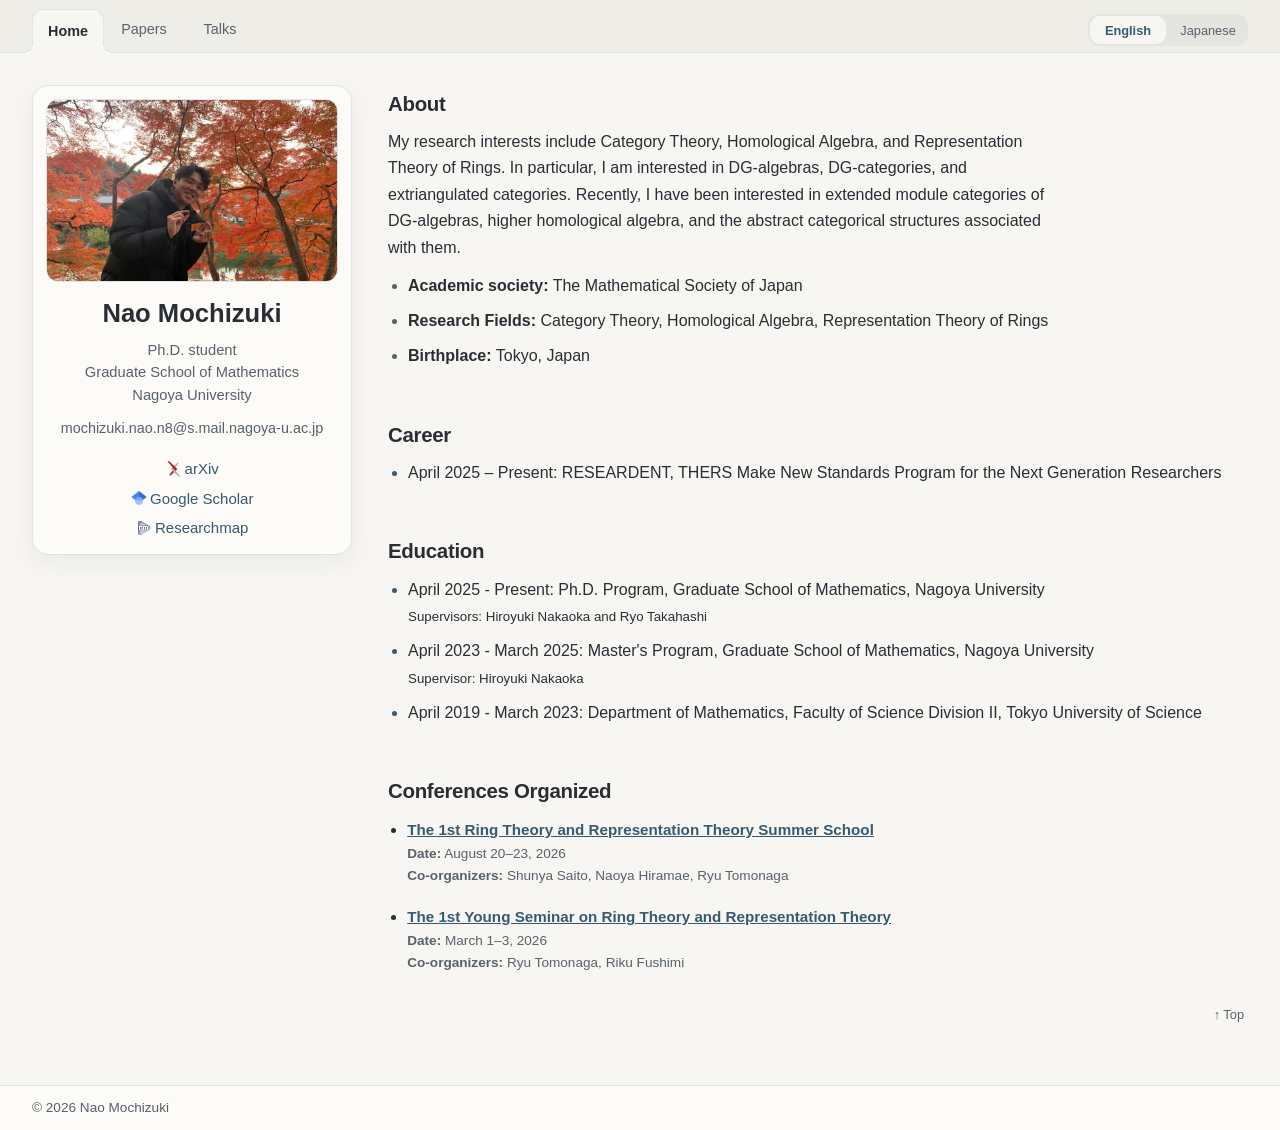
<file: index.html>
<!DOCTYPE html>
<html lang="en">
<head>
    <meta charset="UTF-8">
    <meta name="viewport" content="width=device-width, initial-scale=1.0">
    <meta name="description" content="Nao Mochizuki's personal website">
    <link rel="canonical" href="https://naokichi118.github.io/">
    <title>望月直央 | Nao Mochizuki</title>
    <link rel="icon" href="favicon.svg" type="image/svg+xml">
    <link rel="stylesheet" href="styles.20261114.min.css?v=20261122-mobile-tabs">
</head>
<body data-lang="en">
    <header class="site-header">
        <div class="container header-top">
            <div class="header-actions nav-actions">
                <a class="header-link" href="/?v=20261112-13" aria-current="page">
                    Home
                </a>
                <a class="header-link" href="papers.html?v=20261112-13">
                    Papers
                </a>
                <a class="header-link" href="talks.html?v=20261112-13">
                    Talks
                </a>
            </div>
            <div class="header-actions language-actions" role="group" aria-label="Language">
                <button class="language-option" type="button" data-language="en" aria-pressed="true">English</button>
                <button class="language-option" type="button" data-language="ja" aria-pressed="false">Japanese</button>
            </div>
        </div>
    </header>

    <main id="page-top">
        <div class="container page-layout">
            <aside class="sidebar section alt">
                <div class="sidebar-inner">
                    <div class="hero-image sidebar-image">
                        <picture>
                            <source type="image/avif" srcset="profile-450.avif 450w, profile-600.avif 600w, profile-800.avif 800w" sizes="(max-width: 600px) min(280px, calc(100vw - 60px)), (max-width: 900px) 220px, 280px">
                        <img src="profile-800.webp" srcset="profile-450.webp 450w, profile-600.webp 600w, profile-800.webp 800w" sizes="(max-width: 600px) min(280px, calc(100vw - 60px)), (max-width: 900px) 220px, 280px" fetchpriority="high" alt="Profile photo of Nao Mochizuki">
                        </picture>
                    </div>
                    <div class="hero-text sidebar-text">
                        <h1>
                            <span lang="en">Nao Mochizuki</span>
                            <span lang="ja">望月 直央</span>
                        </h1>
                        <p class="lead" lang="en">Ph.D. student<br>Graduate School of Mathematics<br><span class="affiliation-university">Nagoya University</span></p>
                        <p class="lead" lang="ja">名古屋大学多元数理科学研究科 <br> 博士後期課程</p>
                        <p class="profile-email">mochizuki.nao.n8@s.mail.nagoya-u.ac.jp</p>
                    </div>
                    <div class="sidebar-links">
                        <ul class="links-list sidebar-links-list">
                            <li>
                                <a class="sidebar-link-button" href="https://arxiv.org/a/mochizuki_n_1.html" target="_blank" rel="noopener noreferrer">
                                    <img class="sidebar-link-icon" src="icons/arxiv.png" width="14" height="14" alt="" aria-hidden="true">
                                    <span>arXiv</span>
                                </a>
                            </li>
                            <li>
                                <a class="sidebar-link-button" href="https://scholar.google.co.jp/citations?user=WBDBpmEAAAAJ&hl=ja" target="_blank" rel="noopener noreferrer">
                                    <img class="sidebar-link-icon" src="icons/google-scholar.ico" width="14" height="14" alt="" aria-hidden="true">
                                    <span>Google Scholar</span>
                                </a>
                            </li>
                            <li>
                                <a class="sidebar-link-button" href="https://researchmap.jp/mochizuki.nao" target="_blank" rel="noopener noreferrer">
                                    <img class="sidebar-link-icon" src="icons/researchmap.gif" width="14" height="14" alt="" aria-hidden="true">
                                    <span>Researchmap</span>
                                </a>
                            </li>
                        </ul>
                    </div>
                </div>
            </aside>

            <div class="main-content">
                <section class="section">
                    <div class="content-section-inner">
                        <h2>
                            <span lang="en">About</span>
                            <span lang="ja">自己紹介</span>
                        </h2>
                        <p lang="en">
                            My research interests include Category Theory, Homological Algebra, and Representation Theory of Rings.
                            In particular, I am interested in DG-algebras, DG-categories, and extriangulated categories.
                            Recently, I have been interested in extended module categories of DG-algebras, higher homological algebra, and the abstract categorical structures associated with them.
                        </p>
                        <p lang="ja">
                            圏論、ホモロジー代数、環の表現論に関心があります。特に DG代数、DG圏、Extriangulated圏の理論に興味があります。
                            最近は、DG代数の拡大加群圏や高次ホモロジー代数、およびそれらに付随する抽象的な圏構造に興味があります。
                        </p>
                        <ul class="profile-list">
                            <li>
                                <span lang="en"><strong>Academic society:</strong> The Mathematical Society of Japan</span>
                                <span lang="ja"><strong>所属学会:</strong> 日本数学会</span>
                            </li>
                            <li>
                                <span lang="en"><strong>Research Fields:</strong> Category Theory, Homological Algebra, Representation Theory of Rings</span>
                                <span lang="ja"><strong>研究分野:</strong> 圏論、ホモロジー代数、環の表現論</span>
                            </li>
                            <li>
                                <span lang="en"><strong>Birthplace:</strong> Tokyo, Japan</span>
                                <span lang="ja"><strong>出身:</strong> 東京</span>
                            </li>
                        </ul>
                    </div>
                </section>

                <section class="section">
                    <div class="content-section-inner">
                        <h2>
                            <span lang="en">Career</span>
                            <span lang="ja">経歴</span>
                        </h2>
                        <ul class="career-list">
                            <li>
                                <span lang="en">April 2025 – Present: RESEARDENT, THERS Make New Standards Program for the Next Generation Researchers</span>
                                <span lang="ja">2025年4月～現在：東海国立大学機構メイク・ニュー・スタンダード次世代研究事業 RESEARDENT 採択</span>
                            </li>
                        </ul>
                    </div>
                </section>

                <section class="section">
                    <div class="content-section-inner">
                        <h2>
                            <span lang="en">Education</span>
                            <span lang="ja">学歴</span>
                        </h2>
                        <ul class="career-list">
                            <li>
                                <span lang="en">April 2025 - Present: Ph.D. Program, Graduate School of Mathematics, Nagoya University<br><small>Supervisors: Hiroyuki Nakaoka and Ryo Takahashi</small></span>
                                <span lang="ja">2025年4月〜現在：名古屋大学多元数理科学研究科 博士後期課程<br><small>指導教員：中岡宏行・高橋亮</small></span>
                            </li>
                            <li>
                                <span lang="en">April 2023 - March 2025: Master's Program, Graduate School of Mathematics, Nagoya University<br><small>Supervisor: Hiroyuki Nakaoka</small></span>
                                <span lang="ja">2023年4月〜2025年3月：名古屋大学多元数理科学研究科 博士前期課程<br><small>指導教員：中岡宏行</small></span>
                            </li>
                            <li>
                                <span lang="en">April 2019 - March 2023: Department of Mathematics, Faculty of Science Division II, Tokyo University of Science</span>
                                <span lang="ja">2019年4月〜2023年3月：東京理科大学理学部第二部数学科</span>
                            </li>
                        </ul>
                    </div>
                </section>

                <section class="section alt">
                    <div class="content-section-inner">
                        <h2>
                            <span lang="en">Conferences Organized</span>
                            <span lang="ja">世話人</span>
                        </h2>
                        <ul class="organization-grid" style="list-style: disc; padding-left: 1.2rem; margin: 0;">
                            <li class="organization-item">
                                <h3 class="organization-title"><a href="https://sites.google.com/view/ringrepsummerschool" target="_blank" rel="noopener noreferrer">
                                    <span lang="en">The 1st Ring Theory and Representation Theory Summer School</span>
                                    <span lang="ja">第1回環論・表現論サマースクール</span>
                                </a></h3>
                                <p class="organization-meta">
                                    <span class="organization-date" lang="en"><strong>Date:</strong> August 20–23, 2026</span>
                                    <span class="organization-date" lang="ja"><strong>日程:</strong> 2026年8月20日〜8月23日</span>
                                </p>
                                <p class="organization-meta">
                                    <span lang="en"><strong>Co-organizers:</strong> Shunya Saito, Naoya Hiramae, Ryu Tomonaga</span>
                                    <span lang="ja"><strong>共同主催者:</strong> 齋藤峻也，平前直也，朝永龍</span>
                                </p>

                            </li>
                            <li class="organization-item">
                                <h3 class="organization-title"><a href="https://sites.google.com/view/ringrepbeginner/%E3%83%9B%E3%83%BC%E3%83%A0" target="_blank" rel="noopener noreferrer">
                                    <span lang="en">The 1st Young Seminar on Ring Theory and Representation Theory</span>
                                    <span lang="ja">第1回環論表現論若手セミナー</span>
                                </a></h3>
                                <p class="organization-meta">
                                    <span class="organization-date" lang="en"><strong>Date:</strong> March 1–3, 2026</span>
                                    <span class="organization-date" lang="ja"><strong>日程:</strong> 2026年3月1日〜3月3日</span>
                                </p>
                                <p class="organization-meta">
                                    <span lang="en"><strong>Co-organizers:</strong> Ryu Tomonaga, Riku Fushimi</span>
                                    <span lang="ja"><strong>共同主催者:</strong> 朝永龍，伏見陸</span>
                                </p>

                            </li>
                        </ul>
                    </div>
                </section>
                <div class="page-top-row"><a class="talk-top-link" href="#page-top">↑ Top</a></div>
            </div>
        </div>
    </main>

    <footer class="site-footer">
        <div class="container">
            <p>&copy; <span id="current-year"></span> Nao Mochizuki</p>
        </div>
    </footer>

    <script src="script.js?v=20261118-segment"></script>
</body>
</html>
</file>
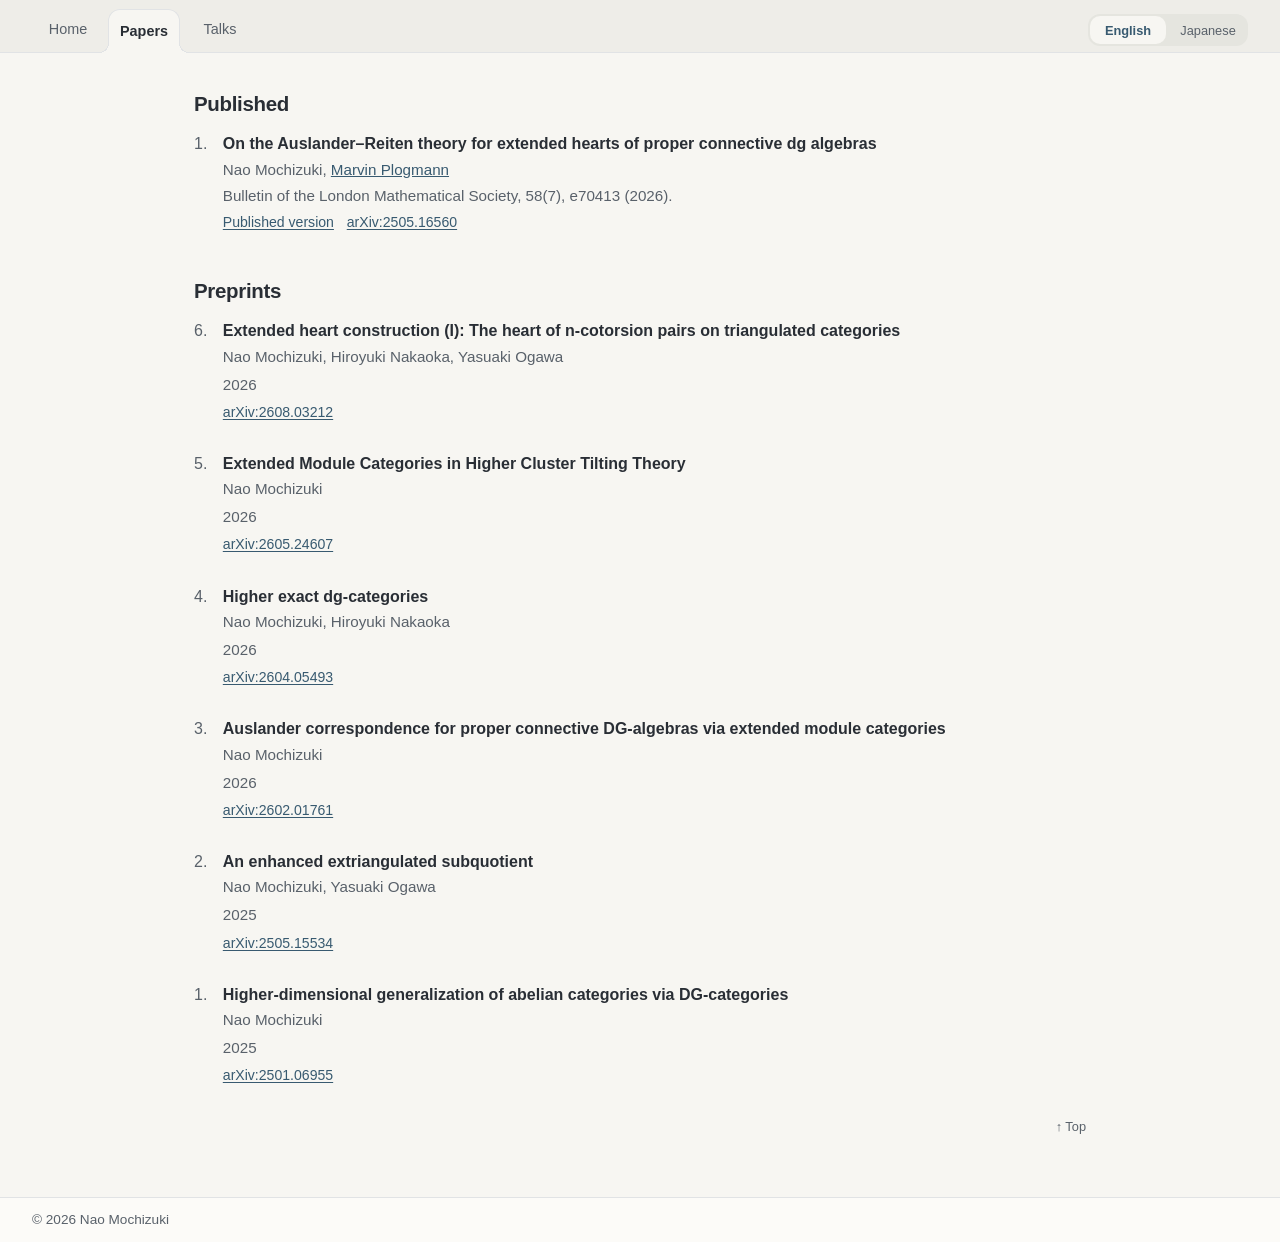
<file: papers.html>
<!DOCTYPE html>
<html lang="en">
<head>
    <meta charset="UTF-8">
    <meta name="viewport" content="width=device-width, initial-scale=1.0">
    <meta name="description" content="Nao Mochizuki's papers">
    <link rel="canonical" href="https://naokichi118.github.io/papers.html">
    <title>Papers | Nao Mochizuki</title>
    <link rel="icon" href="favicon.svg" type="image/svg+xml">
    <link rel="stylesheet" href="styles.20261114.min.css?v=20261122-mobile-tabs">
</head>
<body data-lang="en">
    <header class="site-header">
        <div class="container header-top">
            <div class="header-actions nav-actions">
                <a class="header-link" href="/?v=20261112-13">
                    Home
                </a>
                <a class="header-link" href="papers.html?v=20261112-13" aria-current="page">
                    Papers
                </a>
                <a class="header-link" href="talks.html?v=20261112-13">
                    Talks
                </a>
            </div>
            <div class="header-actions language-actions" role="group" aria-label="Language">
                <button class="language-option" type="button" data-language="en" aria-pressed="true">English</button>
                <button class="language-option" type="button" data-language="ja" aria-pressed="false">Japanese</button>
            </div>
        </div>
    </header>

    <main id="page-top">
        <div class="container content-page">
            <div class="main-content">
                <section class="section alt">
                    <div class="content-section-inner">
                        <h2>Published</h2>
                        <div class="published-grid">
                            <article class="published-card">
                                <div class="published-header">
                                    <h3 class="published-title">On the Auslander–Reiten theory for extended hearts of proper connective dg algebras</h3>
                                </div>
                                <p class="published-authors">Nao Mochizuki, <a href="https://sites.google.com/view/marvinplogmann" target="_blank" rel="noopener noreferrer">Marvin Plogmann</a></p>
                                <p class="published-venue">Bulletin of the London Mathematical Society, 58(7), e70413 (2026).</p>
                                <div class="published-links">
                                    <a href="https://londmathsoc.onlinelibrary.wiley.com/doi/full/10.1112/blms.70413" class="badge-arxiv" target="_blank" rel="noopener noreferrer">Published version</a>
                                    <a href="https://arxiv.org/abs/2505.16560" class="badge-arxiv" target="_blank" rel="noopener noreferrer">arXiv:2505.16560</a>
                                </div>
                            </article>
                        </div>
                    </div>
                </section>

                <section class="section">
                    <div class="content-section-inner">
                        <h2>Preprints</h2>
                        <div class="preprints-grid">
                            <article class="preprint-card">
                                <div class="preprint-header">
                                    <h3 class="preprint-title">Extended heart construction (I): The heart of n-cotorsion pairs on triangulated categories</h3>
                                </div>
                                <p class="preprint-authors">Nao Mochizuki, Hiroyuki Nakaoka, Yasuaki Ogawa</p>
                                <p class="paper-year">2026</p>
                                <div class="preprint-links">
                                    <a href="https://arxiv.org/abs/2608.03212" class="badge-arxiv" target="_blank" rel="noopener noreferrer">arXiv:2608.03212</a>
                                </div>
                            </article>
                            <article class="preprint-card">
                                <div class="preprint-header">
                                    <h3 class="preprint-title">Extended Module Categories in Higher Cluster Tilting Theory</h3>
                                </div>
                                <p class="preprint-authors">Nao Mochizuki</p>
                                <p class="paper-year">2026</p>
                                <div class="preprint-links">
                                    <a href="https://arxiv.org/abs/2605.24607" class="badge-arxiv" target="_blank" rel="noopener noreferrer">arXiv:2605.24607</a>
                                </div>
                            </article>
                            <article class="preprint-card">
                                <div class="preprint-header">
                                    <h3 class="preprint-title">Higher exact dg-categories</h3>
                                </div>
                                <p class="preprint-authors">Nao Mochizuki, Hiroyuki Nakaoka</p>
                                <p class="paper-year">2026</p>
                                <div class="preprint-links">
                                    <a href="https://arxiv.org/abs/2604.05493" class="badge-arxiv" target="_blank" rel="noopener noreferrer">arXiv:2604.05493</a>
                                </div>
                            </article>
                            <article class="preprint-card">
                                <div class="preprint-header">
                                    <h3 class="preprint-title">Auslander correspondence for proper connective DG-algebras via extended module categories</h3>
                                </div>
                                <p class="preprint-authors">Nao Mochizuki</p>
                                <p class="paper-year">2026</p>
                                <div class="preprint-links">
                                    <a href="https://arxiv.org/abs/2602.01761" class="badge-arxiv" target="_blank" rel="noopener noreferrer">arXiv:2602.01761</a>
                                </div>
                            </article>
                            <article class="preprint-card">
                                <div class="preprint-header">
                                    <h3 class="preprint-title">An enhanced extriangulated subquotient</h3>
                                </div>
                                <p class="preprint-authors">Nao Mochizuki, Yasuaki Ogawa</p>
                                <p class="paper-year">2025</p>
                                <div class="preprint-links">
                                    <a href="https://arxiv.org/abs/2505.15534" class="badge-arxiv" target="_blank" rel="noopener noreferrer">arXiv:2505.15534</a>
                                </div>
                            </article>
                            <article class="preprint-card">
                                <div class="preprint-header">
                                    <h3 class="preprint-title">Higher-dimensional generalization of abelian categories via DG-categories</h3>
                                </div>
                                <p class="preprint-authors">Nao Mochizuki</p>
                                <p class="paper-year">2025</p>
                                <div class="preprint-links">
                                    <a href="https://arxiv.org/abs/2501.06955" class="badge-arxiv" target="_blank" rel="noopener noreferrer">arXiv:2501.06955</a>
                                </div>
                            </article>
                        </div>
                    </div>
                </section>
                <div class="page-top-row"><a class="talk-top-link" href="#page-top">↑ Top</a></div>
            </div>
        </div>
    </main>

    <footer class="site-footer">
        <div class="container">
            <p>&copy; <span id="current-year"></span> Nao Mochizuki</p>
        </div>
    </footer>

    <script src="script.js?v=20261118-segment"></script>
</body>
</html>
</file>
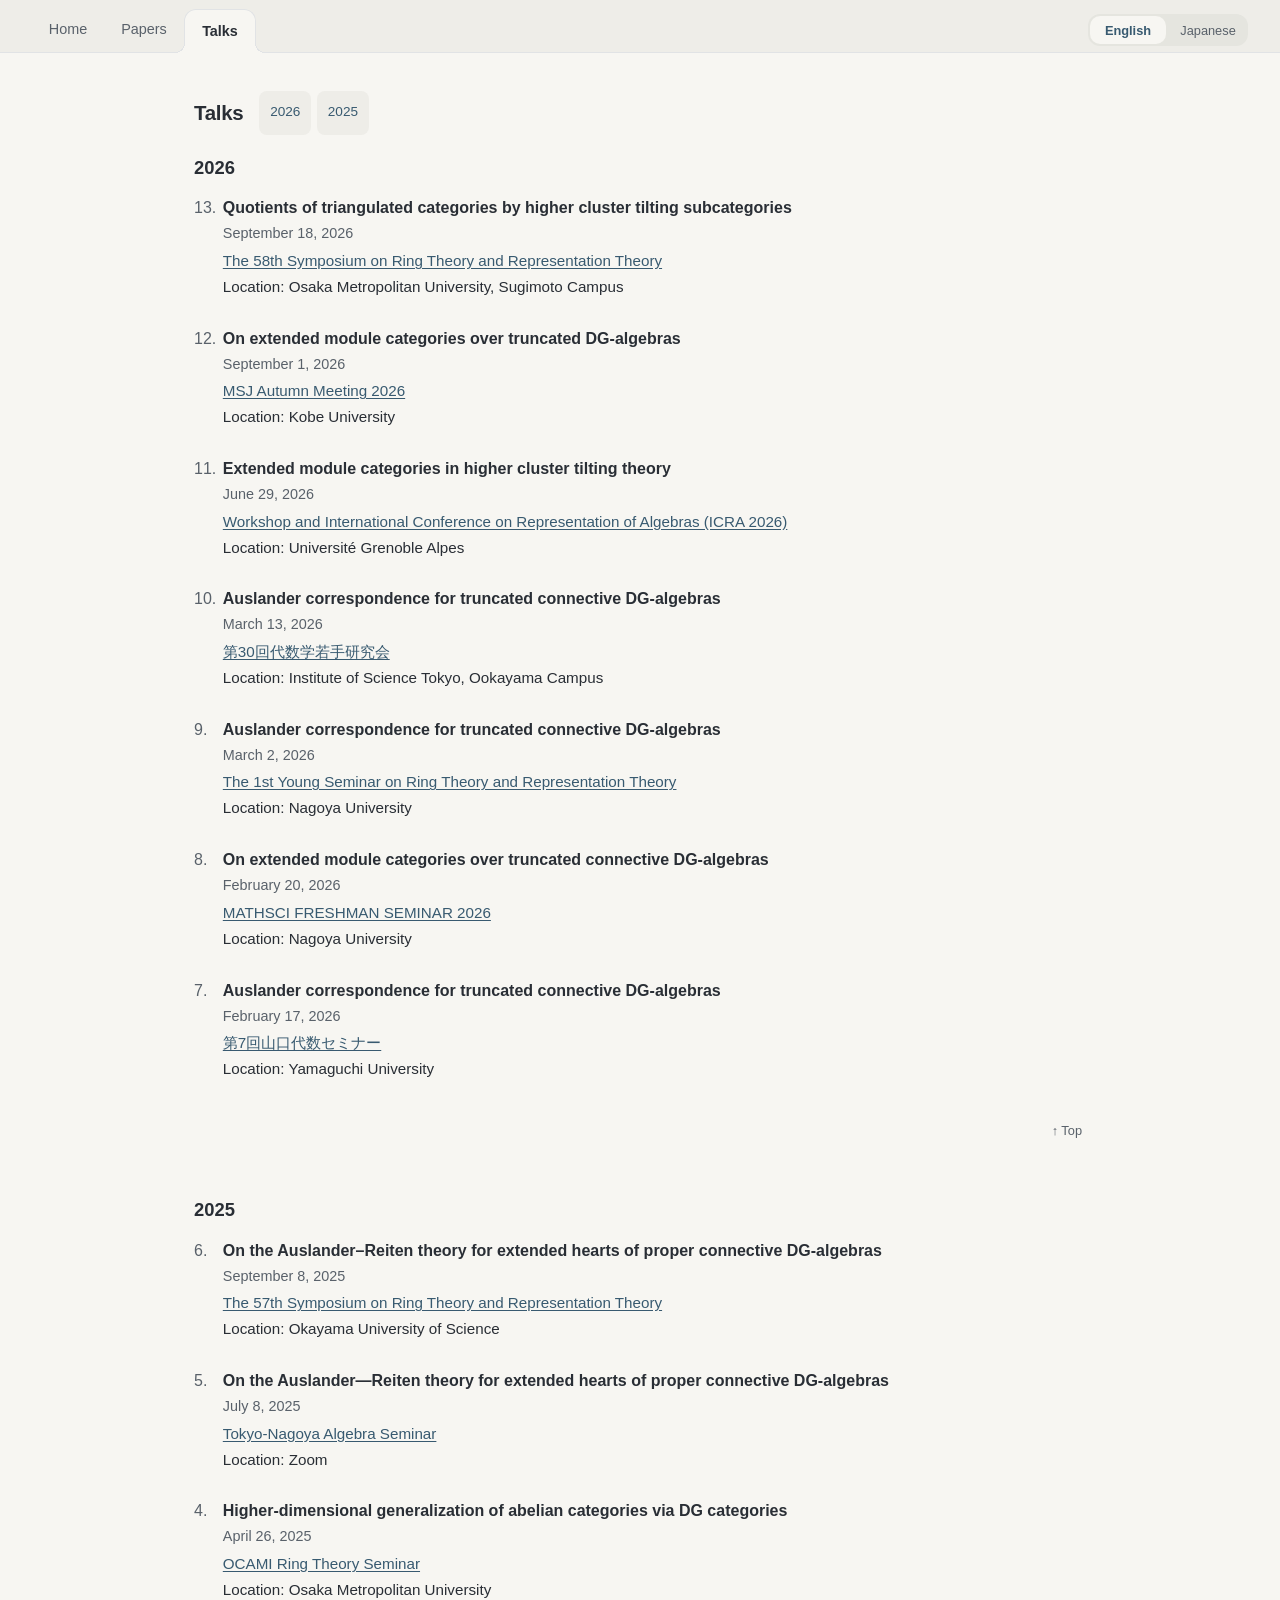
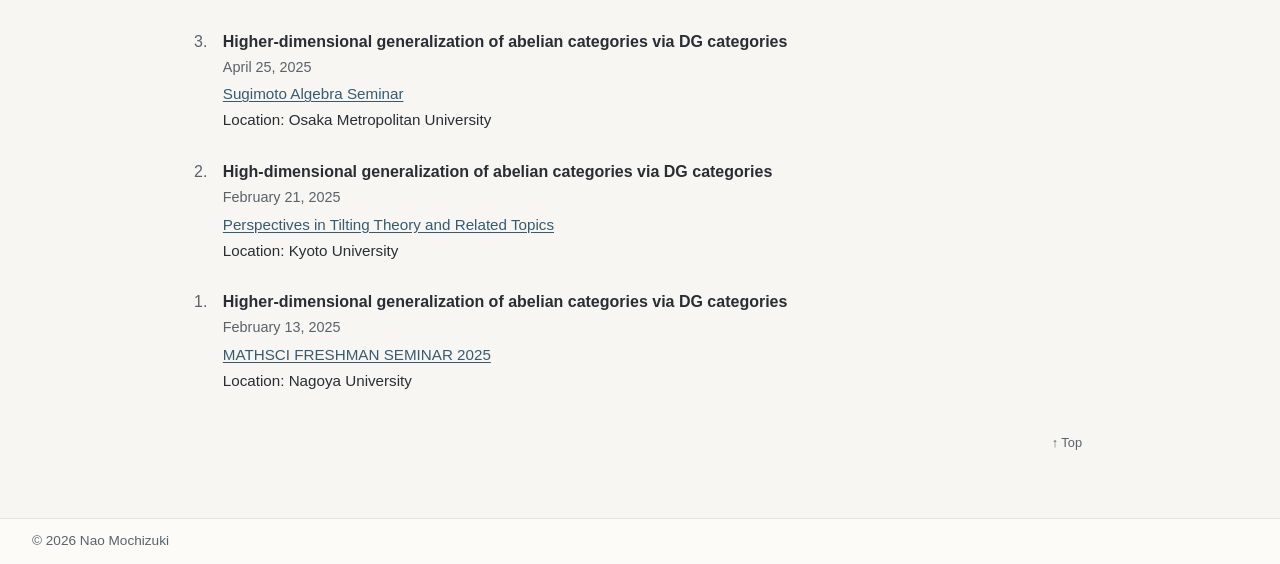
<file: talks.html>
<!DOCTYPE html>
<html lang="en">
<head>
    <meta charset="UTF-8">
    <meta name="viewport" content="width=device-width, initial-scale=1.0">
    <meta name="description" content="Nao Mochizuki's talks">
    <link rel="canonical" href="https://naokichi118.github.io/talks.html">
    <title>Talks | Nao Mochizuki</title>
    <link rel="icon" href="favicon.svg" type="image/svg+xml">
    <link rel="stylesheet" href="styles.20261114.min.css?v=20261122-mobile-tabs">
</head>
<body data-lang="en">
    <header class="site-header">
        <div class="container header-top">
            <div class="header-actions nav-actions">
                <a class="header-link" href="/?v=20261112-13">
                    Home
                </a>
                <a class="header-link" href="papers.html?v=20261112-13">
                    Papers
                </a>
                <a class="header-link" href="talks.html?v=20261112-13" aria-current="page">
                    Talks
                </a>
            </div>
            <div class="header-actions language-actions" role="group" aria-label="Language">
                <button class="language-option" type="button" data-language="en" aria-pressed="true">English</button>
                <button class="language-option" type="button" data-language="ja" aria-pressed="false">Japanese</button>
            </div>
        </div>
    </header>

    <main>
        <div class="container content-page">
            <div class="main-content">
                <section class="section">
                    <div class="content-section-inner">
                        <div class="talks-heading-row" id="talks-top">
                            <h2>Talks</h2>
                            <nav class="talk-year-nav" aria-label="Talks by year">
                                <a href="#year-2026">2026</a>
                                <a href="#year-2025">2025</a>
                            </nav>
                        </div>
                        <div class="talks-grid">
                            <h3 class="talk-year-heading" id="year-2026">2026</h3>
                            <article class="talk-card" data-order="13">
                                <div class="talk-header">
                                   <h4 class="talk-title">Quotients of triangulated categories by higher cluster tilting subcategories</h4>
                                   <span class="talk-date" lang="en">September 18, 2026</span>
                                   <span class="talk-date" lang="ja">2026年9月18日</span>
                                </div>
                                <p class="talk-event"><a href="https://ring-theory-japan.com/ring/kan/58ringsymp.html" target="_blank" rel="noopener noreferrer">
                                    <span lang="en">The 58th Symposium on Ring Theory and Representation Theory</span>
                                    <span lang="ja">第58回環論および表現論シンポジウム</span>
                                </a></p>
                                <p class="talk-location">
                                    <span lang="en">Location: Osaka Metropolitan University, Sugimoto Campus</span>
                                    <span lang="ja">場所: 大阪公立大学 杉本キャンパス</span>
                                </p>
                            </article>
                            <article class="talk-card" data-order="12">
                                <div class="talk-header">
                                   <h4 class="talk-title">
                                       <span lang="en">On extended module categories over truncated DG-algebras</span>
                                       <span lang="ja">切断微分次数付き代数上の拡大加群圏について</span>
                                   </h4>
                                   <span class="talk-date" lang="en">September 1, 2026</span>
                                   <span class="talk-date" lang="ja">2026年9月1日</span>
                               </div>
                               <p class="talk-event"><a href="https://www.mathsoc.jp/activity/meeting/kobe26sept/index.html" target="_blank" rel="noopener noreferrer">
                                   <span lang="en">MSJ Autumn Meeting 2026</span>
                                   <span lang="ja">日本数学会2026年度秋季総合分科会</span>
                               </a></p>
                               <p class="talk-location">
                                   <span lang="en">Location: Kobe University</span>
                                   <span lang="ja">場所: 神戸大学</span>
                               </p>
                           </article>
                           <article class="talk-card" data-order="11">
                               <div class="talk-header">
                                   <h4 class="talk-title">Extended module categories in higher cluster tilting theory</h4>
                                    <span class="talk-date" lang="en">June 29, 2026</span>
                                    <span class="talk-date" lang="ja">2026年6月29日</span>
                                </div>
                                <p class="talk-event"><a href="https://if-summer-2026.sciencesconf.org/" target="_blank" rel="noopener noreferrer">Workshop and International Conference on Representation of Algebras (ICRA 2026)</a></p>
                                <p class="talk-location">
                                    <span lang="en">Location: Université Grenoble Alpes</span>
                                    <span lang="ja">場所: Université Grenoble Alpes</span>
                                </p>
                            </article>
                            <article class="talk-card" data-order="10">
                                <div class="talk-header">
                                    <h4 class="talk-title">Auslander correspondence for truncated connective DG-algebras</h4>
                                    <span class="talk-date" lang="en">March 13, 2026</span>
                                    <span class="talk-date" lang="ja">2026年3月13日</span>
                                </div>
                                <p class="talk-event talk-event-native" lang="ja"><a href="https://sites.google.com/view/daisuuwakate2026" target="_blank" rel="noopener noreferrer">第30回代数学若手研究会</a></p>
                                <p class="talk-location">
                                    <span lang="en">Location: Institute of Science Tokyo, Ookayama Campus</span>
                                    <span lang="ja">場所: 東京科学大学 大岡山キャンパス</span>
                                </p>
                            </article>
                            <article class="talk-card" data-order="9">
                                <div class="talk-header">
                                    <h4 class="talk-title">Auslander correspondence for truncated connective DG-algebras</h4>
                                    <span class="talk-date" lang="en">March 2, 2026</span>
                                    <span class="talk-date" lang="ja">2026年3月2日</span>
                                </div>
                                <p class="talk-event"><a href="https://sites.google.com/view/ringrepbeginner/%E3%83%9B%E3%83%BC%E3%83%A0" target="_blank" rel="noopener noreferrer">
                                    <span lang="en">The 1st Young Seminar on Ring Theory and Representation Theory</span>
                                    <span lang="ja">第1回環論表現論若手セミナー</span>
                                </a></p>
                                <p class="talk-location">
                                    <span lang="en">Location: Nagoya University</span>
                                    <span lang="ja">場所: 名古屋大学</span>
                                </p>
                            </article>
                            <article class="talk-card" data-order="8">
                                <div class="talk-header">
                                    <h4 class="talk-title">On extended module categories over truncated connective DG-algebras</h4>
                                    <span class="talk-date" lang="en">February 20, 2026</span>
                                    <span class="talk-date" lang="ja">2026年2月20日</span>
                                </div>
                                <p class="talk-event"><a href="https://sites.google.com/view/math-graduate/MATHSCI-FRESHMAN-SEMINAR/2026" target="_blank" rel="noopener noreferrer">
                                    <span lang="en">MATHSCI FRESHMAN SEMINAR 2026</span>
                                    <span lang="ja">第9回 数理新人セミナー</span>
                                </a></p>
                                <p class="talk-location">
                                    <span lang="en">Location: Nagoya University</span>
                                    <span lang="ja">場所: 名古屋大学</span>
                                </p>
                            </article>
                            <article class="talk-card" data-order="7">
                                <div class="talk-header">
                                    <h4 class="talk-title">Auslander correspondence for truncated connective DG-algebras</h4>
                                    <span class="talk-date" lang="en">February 17, 2026</span>
                                    <span class="talk-date" lang="ja">2026年2月17日</span>
                                </div>
                                <p class="talk-event talk-event-native" lang="ja"><a href="https://sites.google.com/view/yudseminar" target="_blank" rel="noopener noreferrer">第7回山口代数セミナー</a></p>
                                <p class="talk-location">
                                    <span lang="en">Location: Yamaguchi University</span>
                                    <span lang="ja">場所: 山口大学</span>
                                </p>
                            </article>
                            <a class="talk-top-link" href="#talks-top">↑ Top</a>
                            <h3 class="talk-year-heading" id="year-2025">2025</h3>
                            <article class="talk-card" data-order="6">
                                <div class="talk-header">
                                    <h4 class="talk-title">On the Auslander–Reiten theory for extended hearts of proper connective DG-algebras</h4>
                                    <span class="talk-date" lang="en">September 8, 2025</span>
                                    <span class="talk-date" lang="ja">2025年9月8日</span>
                                </div>
                                <p class="talk-event"><a href="https://ring-theory-japan.com/ring/oldmeeting/2025/kan/57ringsymp.html" target="_blank" rel="noopener noreferrer">
                                    <span lang="en">The 57th Symposium on Ring Theory and Representation Theory</span>
                                    <span lang="ja">第57回環論および表現論シンポジウム</span>
                                </a></p>
                                <p class="talk-location">
                                    <span lang="en">Location: Okayama University of Science</span>
                                    <span lang="ja">場所: 岡山理科大学</span>
                                </p>
                            </article>
                            <article class="talk-card" data-order="5">
                                <div class="talk-header">
                                    <h4 class="talk-title">On the Auslander—Reiten theory for extended hearts of proper connective DG-algebras</h4>
                                    <span class="talk-date" lang="en">July 8, 2025</span>
                                    <span class="talk-date" lang="ja">2025年7月8日</span>
                                </div>
                                <p class="talk-event"><a href="https://www.ms.u-tokyo.ac.jp/seminar/2025/sem25-151.html" target="_blank" rel="noopener noreferrer">
                                    <span lang="en">Tokyo-Nagoya Algebra Seminar</span>
                                    <span lang="ja">東京名古屋代数セミナー</span>
                                </a></p>
                                <p class="talk-location">
                                    <span lang="en">Location: Zoom</span>
                                    <span lang="ja">場所: Zoom</span>
                                </p>
                            </article>
                            <article class="talk-card" data-order="4">
                                <div class="talk-header">
                                    <h4 class="talk-title">
                                        <span lang="en">Higher-dimensional generalization of abelian categories via DG categories</span>
                                        <span lang="ja">DG 圏を用いたアーベル圏の高次元化</span>
                                    </h4>
                                    <span class="talk-date" lang="en">April 26, 2025</span>
                                    <span class="talk-date" lang="ja">2025年4月26日</span>
                                </div>
                                <p class="talk-event"><a href="https://ryokanda.net/conferences/ocamiring/" target="_blank" rel="noopener noreferrer">
                                    <span lang="en">OCAMI Ring Theory Seminar</span>
                                    <span lang="ja">OCAMI環論セミナー</span>
                                </a></p>
                                <p class="talk-location">
                                    <span lang="en">Location: Osaka Metropolitan University</span>
                                    <span lang="ja">場所: 大阪公立大学</span>
                                </p>
                            </article>
                            <article class="talk-card" data-order="3">
                                <div class="talk-header">
                                    <h4 class="talk-title">
                                        <span lang="en">Higher-dimensional generalization of abelian categories via DG categories</span>
                                        <span lang="ja">DG 圏を用いたアーベル圏の高次元化</span>
                                    </h4>
                                    <span class="talk-date" lang="en">April 25, 2025</span>
                                    <span class="talk-date" lang="ja">2025年4月25日</span>
                                </div>
                                <p class="talk-event"><a href="https://sites.google.com/view/sugimoto-algebra-seminar/past-talks" target="_blank" rel="noopener noreferrer">
                                    <span lang="en">Sugimoto Algebra Seminar</span>
                                    <span lang="ja">杉本代数セミナー</span>
                                </a></p>
                                <p class="talk-location">
                                    <span lang="en">Location: Osaka Metropolitan University</span>
                                    <span lang="ja">場所: 大阪公立大学</span>
                                </p>
                            </article>
                            <article class="talk-card" data-order="2">
                                <div class="talk-header">
                                    <h4 class="talk-title">High-dimensional generalization of abelian categories via DG categories</h4>
                                    <span class="talk-date" lang="en">February 21, 2025</span>
                                    <span class="talk-date" lang="ja">2025年2月21日</span>
                                </div>
                                <p class="talk-event"><a href="https://aaronkychan.github.io/2025PerspTilt/" target="_blank" rel="noopener noreferrer">Perspectives in Tilting Theory and Related Topics</a></p>
                                <p class="talk-location">
                                    <span lang="en">Location: Kyoto University</span>
                                    <span lang="ja">場所: 京都大学</span>
                                </p>
                            </article>
                            <article class="talk-card" data-order="1">
                                <div class="talk-header">
                                    <h4 class="talk-title">
                                        <span lang="en">Higher-dimensional generalization of abelian categories via DG categories</span>
                                        <span lang="ja">DG圏を用いたアーベル圏の高次元化</span>
                                    </h4>
                                    <span class="talk-date" lang="en">February 13, 2025</span>
                                    <span class="talk-date" lang="ja">2025年2月13日</span>
                                </div>
                                <p class="talk-event"><a href="https://sites.google.com/view/math-graduate/MATHSCI-FRESHMAN-SEMINAR/2025" target="_blank" rel="noopener noreferrer">
                                    <span lang="en">MATHSCI FRESHMAN SEMINAR 2025</span>
                                    <span lang="ja">第8回数理新人セミナー</span>
                                </a></p>
                                <p class="talk-location">
                                    <span lang="en">Location: Nagoya University</span>
                                    <span lang="ja">場所: 名古屋大学</span>
                                </p>
                            </article>
                            <a class="talk-top-link" href="#talks-top">↑ Top</a>
                        </div>
                    </div>
                </section>
            </div>
        </div>
    </main>

    <footer class="site-footer">
        <div class="container">
            <p>&copy; <span id="current-year"></span> Nao Mochizuki</p>
        </div>
    </footer>

    <script src="script.js?v=20261118-segment"></script>
</body>
</html>
</file>
<file: styles.20261114.min.css>
:root { --primary-color: #292e35; --secondary-color: #59616a; --accent-color: #385a70; --text-color: #292e35; --bg-color: #f7f6f2; --subtle-bg: #f0f1f2; --white: #fcfbf8; --border-color: #e1e3e5; --hover-color: #254457; --surface-shadow: 0 8px 24px rgba(23, 32, 51, 0.06); } * { margin: 0; padding: 0; box-sizing: border-box; } body { font-family: -apple-system, BlinkMacSystemFont, 'Segoe UI', 'Roboto', 'Helvetica', 'Arial', 'Noto Sans JP', sans-serif; line-height: 1.65; color: var(--text-color); background-color: var(--bg-color); -webkit-font-smoothing: antialiased; } .container { width: min(100%, 1280px); margin: 0 auto; padding: 0 clamp(18px, 3vw, 32px); } .site-header { border-bottom: 1px solid var(--border-color); background-color: rgba(252, 251, 248, 0.96); } .header-top { display: flex; justify-content: space-between; } .header-actions { display: flex; align-items: center; gap: 0.5rem; flex-wrap: wrap; } .nav-actions { justify-content: flex-start; } .language-actions { justify-content: flex-end; margin-left: auto; } .header-link { background-color: var(--white); color: var(--text-color); border: 1px solid var(--border-color); padding: 0.42rem 0.85rem; border-radius: 999px; cursor: pointer; font-size: 0.9rem; font-weight: 600; transition: background-color 0.2s ease, border-color 0.2s ease, color 0.2s ease; text-decoration: none; display: inline-flex; align-items: center; justify-content: center; } .nav-actions .header-link { padding: 0; } .header-link:hover { background-color: var(--subtle-bg); border-color: #bdbdbd; } .nav-actions .header-link[aria-current="page"] { background-color: #eaf0f4; } .header-link:focus-visible, .sidebar-link-button:focus-visible { outline: 2px solid var(--hover-color); outline-offset: 2px; } body[data-lang="en"] [lang="ja"] { display: none !important; } body[data-lang="ja"] [lang="en"] { display: none !important; } body[data-lang="en"] .talk-event-native[lang="ja"] { display: block !important; } .page-layout { display: grid; grid-template-columns: clamp(230px, 21vw, 300px) minmax(0, 1fr); gap: clamp(1.25rem, 2.5vw, 2.25rem); align-items: start; padding-top: 2rem; padding-bottom: 3rem; } .content-page { padding-top: 2rem; padding-bottom: 3rem; } .sidebar { position: sticky; top: 20px; border: 1px solid var(--border-color); border-radius: 16px; overflow: hidden; background-color: var(--white); box-shadow: var(--surface-shadow); } .sidebar-inner { padding: clamp(1rem, 1.8vw, 1.35rem); } .sidebar-image { width: 100%; max-width: 100%; margin-bottom: 1rem; } .sidebar-image img { display: block; width: 100%; aspect-ratio: 16 / 10; object-fit: cover; object-position: center 12%; border-radius: 12px; border: 1px solid var(--border-color); } .sidebar-text h1 { font-size: clamp(1.5rem, 2vw, 1.8rem); line-height: 1.2; margin-bottom: 0.65rem; } .sidebar-text h1 span { display: block; font-size: 1em; color: var(--primary-color); margin-top: 0; } .sidebar-links { container-type: inline-size; container-name: profile-links; margin-top: 1rem; } .sidebar-links h2 { font-size: 0.95rem; font-weight: 700; letter-spacing: 0.04em; margin-bottom: 0.85rem; color: var(--secondary-color); } .lead { font-size: 0.92rem; line-height: 1.55; color: var(--secondary-color); margin-bottom: 0.35rem; } .main-content { min-width: 0; } .content-section-inner { padding: 0; } main { padding: 0; } .section { padding: clamp(1.25rem, 2vw, 1.75rem); background-color: var(--white); border: 1px solid var(--border-color); border-radius: 16px; box-shadow: 0 2px 10px rgba(23, 32, 51, 0.035); } .section.alt { background-color: var(--white); } .sidebar.section { padding: 0; box-shadow: var(--surface-shadow); } .section + .section { margin-top: 1rem; } .section h2 { font-size: clamp(1.28rem, 1.6vw, 1.5rem); line-height: 1.25; letter-spacing: -0.015em; margin-bottom: 1rem; padding-bottom: 0.65rem; border-bottom: 1px solid var(--border-color); } .section p, .section li { font-size: 1rem; } .sidebar .lead { font-size: 0.92rem; } .content-section-inner > p { max-width: 75ch; } .profile-list, .career-list, .links-list { padding-left: 1.25rem; } .profile-list { margin-top: 0.75rem; } .profile-list li, .career-list li, .links-list li { margin-bottom: 0.55rem; } .profile-list li::marker, .career-list li::marker { color: var(--accent-color); } .sidebar-links-list { list-style: none; padding-left: 0; } .sidebar-links-list li { margin-bottom: 0; min-width: 0; } .sidebar-link-button { display: flex; align-items: center; justify-content: center; width: 100%; height: 44px; min-height: 44px; padding: 0.25rem 0.15rem; border: 1px solid var(--border-color); border-radius: 8px; background-color: var(--white); color: var(--text-color); text-decoration: none; font-size: 0.8rem; line-height: 1.3; letter-spacing: normal; white-space: nowrap; font-weight: 600; transition: transform 0.15s ease, background-color 0.2s ease, border-color 0.2s ease, box-shadow 0.2s ease; box-shadow: 0 1px 2px rgba(17, 17, 17, 0.04); } .sidebar-link-button > span:last-child { min-width: 0; white-space: nowrap; } .sidebar-link-button:hover { transform: translateY(-1px); background-color: var(--white); border-color: #bdbdbd; color: var(--text-color); box-shadow: 0 4px 12px rgba(17, 17, 17, 0.08); } .sidebar-link-icon { display: inline-flex; flex: 0 0 14px; width: 14px; height: 14px; object-fit: contain; margin-right: 3px; } .organization-grid, .preprints-grid, .published-grid, .talks-grid { display: grid; gap: 0.8rem; } .preprint-card, .published-card, .talk-card { border: 1px solid var(--border-color); border-radius: 12px; background-color: #fbfcfe; box-shadow: none; } .organization-title { font-size: 1rem; line-height: 1.5; margin-bottom: 0.5rem; } .organization-meta { color: var(--secondary-color); font-size: 0.92em; } /**/ .preprint-card::before { width: fit-content; justify-self: start; content: "#" attr(data-order); display: inline-flex; align-items: center; border-radius: 999px; padding: 0.12rem 0.55rem; margin-top: 0.1rem; background-color: #edf3ff; border: 1px solid #cddcff; color: var(--accent-color); font-size: 0.82rem; font-weight: 600; line-height: 1.3; grid-column: 1; grid-row: 1; } .preprint-card { display: grid; grid-template-columns: auto minmax(0, 1fr); column-gap: 0.65rem; align-items: start; } .preprint-header { display: flex; justify-content: space-between; align-items: flex-start; gap: 0.8rem; grid-column: 2; grid-row: 1; min-width: 0; } .preprint-title { font-size: 1rem; line-height: 1.5; } .preprint-authors { color: var(--secondary-color); grid-column: 1 / -1; } .preprint-links { grid-column: 1 / -1; } .published-card { border-color: #c8d0de; background: linear-gradient(180deg, #fbfcff 0%, #ffffff 100%); padding: 1.15rem 1.2rem; display: grid; grid-template-columns: auto minmax(0, 1fr); column-gap: 0.65rem; row-gap: 0.4rem; align-items: start; } .published-card::before { content: "#" attr(data-order); display: inline-flex; align-items: center; border-radius: 999px; padding: 0.12rem 0.55rem; background-color: #edf3ff; border: 1px solid #cddcff; color: var(--accent-color); font-size: 0.82rem; font-weight: 600; line-height: 1.3; width: fit-content; margin-top: 0.1rem; grid-column: 1; grid-row: 1; } .published-header { display: flex; justify-content: space-between; align-items: flex-start; gap: 0.8rem; grid-column: 2; grid-row: 1; min-width: 0; } .published-title { font-size: 1rem; line-height: 1.5; margin: 0; } .published-authors { margin: 0; color: var(--secondary-color); line-height: 1.45; grid-column: 1 / -1; } .published-venue { margin: 0; font-size: 0.95rem; font-weight: 600; color: var(--secondary-color); line-height: 1.35; grid-column: 1 / -1; } .published-links { margin-top: 0.05rem; display: flex; flex-wrap: wrap; gap: 0.45rem; grid-column: 1 / -1; } .talk-header { display: flex; justify-content: space-between; align-items: flex-start; gap: 0.8rem; } .talk-title { font-size: 1rem; line-height: 1.5; } .talk-date { border: 1px solid var(--border-color); border-radius: 999px; padding: 0.12rem 0.55rem; font-size: 0.85rem; color: var(--secondary-color); line-height: 1.3; white-space: nowrap; } .talk-event { margin-top: 0.3rem; color: var(--secondary-color); font-size: 0.92em; } .section .organization-meta, .section .preprint-authors, .section .published-authors, .section .published-venue, .section .talk-event, .section .talk-location { font-size: 1rem; line-height: 1.5; } .organization-meta strong { font-size: inherit; } .badge-arxiv { display: inline-flex; align-items: center; border-radius: 999px; padding: 0.2rem 0.65rem; background-color: #edf3ff; border: 1px solid #cddcff; font-size: 0.88rem; font-weight: 600; text-decoration: none; } a { color: var(--accent-color); } a:hover { color: var(--hover-color); } .site-footer { border-top: 1px solid var(--border-color); padding: .75rem 0; color: var(--secondary-color); background-color: var(--white); } .site-footer p { font-size: .85rem; line-height: 1.5; } @media (max-width: 900px) { .sidebar-link-button { font-size: 0.8rem; } .page-layout { grid-template-columns: 1fr; gap: 1.25rem; padding-top: 1.25rem; } .sidebar { position: static; } .sidebar-inner { display: grid; grid-template-columns: minmax(160px, 220px) minmax(0, 1fr); column-gap: 1.25rem; align-items: center; } .sidebar-image { max-width: 220px; margin-bottom: 0; grid-row: 1 / span 2; } .sidebar-links { grid-column: 2; margin-top: 0.75rem; padding-top: 0.75rem; } } @media (max-width: 768px) { .container { width: 100%; padding: 0 18px; } .container.content-page { padding-top: 1.25rem; padding-bottom: 2rem; } /**/ .header-top { flex-direction: row; align-items: center; gap: 0.5rem; padding-inline: 12px; } .header-actions { flex-wrap: nowrap; gap: 0.25rem; } .language-actions { justify-content: flex-end; margin-left: auto; flex: 0 0 auto; } .header-link { padding: 0.4rem 0.5rem; min-height: 44px; font-size: 0.8125rem; white-space: nowrap; } .nav-actions .header-link { width: 3.75rem; height: 44px; flex-basis: 3.75rem; padding: 0; } .site-header { padding: 0.8rem 0; } .section { padding: 1.1rem; } .section + .section { margin-top: 0.5rem; } .content-section-inner { padding: 0; } } @media (max-width: 600px) { .preprint-card, .published-card { grid-template-columns: minmax(0, 1fr) auto; row-gap: 0.65rem; padding: 1rem; } .preprint-card::before, .published-card::before { grid-column: 1; grid-row: 1; margin-top: 0; } .preprint-header, .published-header { display: contents; } .preprint-title, .published-title { grid-column: 1 / -1; grid-row: 2; } .preprint-authors, .preprint-links, .published-links { margin-top: 0; } .sidebar-inner { display: block; } .sidebar-image { max-width: min(220px, 100%); margin: 0 auto 1rem; } .sidebar-text { text-align: center; } .sidebar-links { margin-top: 0.85rem; } } @media (max-width: 480px) { .sidebar-image { max-width: min(220px, 100%); } .sidebar-text h1 { font-size: 1.55rem; } .section p, .section li { font-size: 0.95rem; } .talk-header { flex-direction: column-reverse; gap: 0.4rem; } } /**/ .language-actions { gap: 0; flex-wrap: nowrap; } .language-option { border: 0; padding: 0; color: var(--text-color); font-family: inherit; cursor: pointer; } .language-option:focus-visible { outline: 2px solid var(--accent-color); outline-offset: -3px; } @media (max-width: 768px) { .language-option { width: 64px; height: 42px; font-size: 12px; } } @media (max-width: 360px) { .nav-actions .header-link { width: 48px; flex-basis: 48px; font-size: 12px; } } /**/ .affiliation-university { white-space: nowrap; } @media (max-width: 768px) { .container.page-layout { padding-top: 1.25rem; padding-bottom: 3rem; } } .sidebar .profile-email { margin-top: 0.6rem; font-size: 0.8rem; overflow-wrap: anywhere; color: var(--secondary-color); } /**/ .sidebar-links-list .sidebar-link-button { width: fit-content; height: auto; min-height: 0; padding: 3px 0; margin-inline: auto; border: 0; border-radius: 0; background: transparent; color: var(--accent-color); font-weight: 400; box-shadow: none; transition: none; } .sidebar-links-list .sidebar-link-button:hover { transform: none; background: transparent; box-shadow: none; text-decoration: underline; } /**/ .organization-grid { gap: 1rem; } .organization-item { padding: 0; border: 0; background: none; box-shadow: none; } .organization-item .organization-title { font-size: 0.95rem; font-weight: 600; margin-bottom: 0.2rem; line-height: 1.45; } .organization-item .organization-meta { font-size: 0.85rem; line-height: 1.5; margin: 0.1rem 0; } /**/ .preprints-grid, .published-grid, .talks-grid { gap: 0.65rem; } .preprint-card, .published-card, .talk-card { padding: 0.75rem 0.9rem; } .preprint-header, .published-header, .talk-header { gap: 0.6rem; } .preprint-authors { margin-top: 0.45rem; } .preprint-links { margin-top: 0.5rem; } @media (max-width: 600px) { .preprint-card, .published-card { row-gap: 0.5rem; } .preprint-authors, .preprint-links { margin-top: 0; } } /**/ .preprint-card, .published-card { padding: 0.6rem 0.8rem; row-gap: 0.3rem; } .preprints-grid, .published-grid { gap: 0.5rem; } .preprint-authors, .preprint-links { margin-top: 0.25rem; } .preprint-links, .published-links { display: flex; flex-wrap: wrap; gap: 0.25rem 0.8rem; } .preprint-links .badge-arxiv, .published-links .badge-arxiv { display: inline; border: 0; border-radius: 0; background: none; padding: 0; font-size: 0.88rem; font-weight: 400; text-decoration: underline; text-underline-offset: 2px; } @media (max-width: 600px) { .preprint-authors, .preprint-links { margin-top: 0; } } /**/ @media (min-width: 901px) { .sidebar-inner { padding: .8rem; } } @media (max-width: 600px) { .sidebar-image { max-width: min(280px, 100%); margin-bottom: .8rem; } } /**/ .page-layout > .main-content > .section { padding: .35rem .25rem; border: 0; border-radius: 0; background: transparent; box-shadow: none; } .page-layout > .main-content > .section + .section { margin-top: 2rem; } .page-layout > .main-content > .section h2 { border-bottom: 0; padding-bottom: 0; margin-bottom: .8rem; } /**/ .content-page > .main-content > .section { padding: .35rem .25rem; border: 0; border-radius: 0; background: transparent; box-shadow: none; } .content-page > .main-content > .section + .section { margin-top: 2rem; } .content-page > .main-content > .section h2 { border-bottom: 0; padding-bottom: 0; margin-bottom: 1rem; } .content-page .preprint-card, .content-page .published-card, .content-page .talk-card { padding: 0; border: 0; border-radius: 0; background: transparent; box-shadow: none; } .talk-event a { text-decoration: underline; text-underline-offset: 2px; } /**/ .content-page .preprint-card, .content-page .published-card { display: block; } .content-page .preprint-card::before, .content-page .published-card::before { display: none; } .content-page .preprint-header, .content-page .published-header { display: block; } .content-page .preprint-title, .content-page .published-title { font-weight: 600; } .content-page .preprint-authors, .content-page .published-authors, .content-page .published-venue, .content-page .paper-year { margin: .2rem 0 0; font-size: .95rem; font-weight: 400; } .content-page .paper-year { color: var(--secondary-color); } .content-page .preprint-links, .content-page .published-links { margin-top: .25rem; } /**/ .content-page .talk-header { display: block; } .content-page .talk-title { font-weight: 600; } .content-page .talk-date { border: 0; border-radius: 0; background: transparent; padding: 0; margin-top: .2rem; font-size: .9rem; font-weight: 400; } .content-page .talk-event, .content-page .talk-location { margin-top: .2rem; font-size: .95rem; } /**/ .content-page .preprint-card, .content-page .published-card, .content-page .talk-card { position: relative; padding-left: 1.8rem; } .content-page .preprint-card::before, .content-page .published-card::before, .content-page .talk-card::before { content: attr(data-order) "."; display: block; position: absolute; left: 0; top: 0; margin: 0; padding: 0; border: 0; border-radius: 0; background: transparent; color: var(--secondary-color); font-size: 1rem; line-height: 1.5; font-weight: 400; } /**/ .profile-list li::marker { color: var(--secondary-color); } /**/ .container.content-page { max-width: 964px; } .content-page .preprints-grid, .content-page .published-grid, .content-page .talks-grid { gap: 1.75rem; } .content-page .preprint-authors, .content-page .published-authors { margin-top: .15rem; } .talk-year-heading { font-size: 1.15rem; line-height: 1.4; color: var(--primary-color); margin: 1rem 0 -.75rem; font-weight: 600; } .talk-year-heading:first-child { margin-top: 0; } /**/ .header-top { flex-wrap: nowrap; gap: .5rem; } .nav-actions { gap: .25rem; flex-wrap: nowrap; } .nav-actions .header-link { width: 4.5rem; flex: 0 0 4.5rem; height: 44px; border: 0; box-shadow: none; font-size: .9rem; font-weight: 500; transition: none; text-decoration: none; } .nav-actions .header-link:hover { background: transparent; color: var(--accent-color); } .language-actions { border: 0; } .language-option { height: 44px; background: transparent; font-size: .8rem; font-weight: 500; } .language-option + .language-option { border-left: 0; } .language-option[aria-pressed="true"] { background: #edf2f4; } @media (max-width: 768px) { .nav-actions .header-link { width: clamp(58px, calc((100vw - 176px) / 3), 66px); flex-basis: auto; font-size: 13px; } .language-option { width: 60px; font-size: 11px; } } @media (max-width: 360px) { .header-top { gap: .25rem; } .nav-actions { gap: 0; } .nav-actions .header-link { width: 50px; } .language-option { width: 56px; } } /**/ .site-header { padding: .65rem 0 0; background: #eeede8; } .header-top { align-items: flex-end; } .nav-actions { align-items: flex-end; } .nav-actions .header-link { position: relative; border-radius: 12px 12px 0 0; background: transparent; color: var(--secondary-color); } .nav-actions .header-link[aria-current="page"] { z-index: 1; margin-bottom: -1px; border: 1px solid var(--border-color); border-bottom: 0; background: var(--bg-color); color: var(--primary-color); font-weight: 600; } .nav-actions .header-link[aria-current="page"]::before, .nav-actions .header-link[aria-current="page"]::after { content: ""; position: absolute; bottom: 0; width: 10px; height: 10px; pointer-events: none; } .nav-actions .header-link[aria-current="page"]::before { left: -10px; background: radial-gradient(circle at 0 0, transparent 9px, var(--border-color) 9px 10px, var(--bg-color) 10px); } .nav-actions .header-link[aria-current="page"]::after { right: -10px; background: radial-gradient(circle at 100% 0, transparent 9px, var(--border-color) 9px 10px, var(--bg-color) 10px); } /**/ .site-header { padding-top: .5rem; } .nav-actions .header-link[aria-current="page"] { height: 44px; } .language-actions { margin-bottom: 0; } /**/ .language-actions { position: relative; isolation: isolate; overflow: visible; background: transparent; border-radius: 12px; } .language-actions::before { content: ""; position: absolute; inset: 6px 0; z-index: -2; border-radius: 12px; background: #e5e5df; } .language-option, .language-option[aria-pressed="true"] { position: relative; background: transparent; color: var(--secondary-color); border-radius: 12px; transition: none; } .language-option[aria-pressed="true"] { color: var(--accent-color); font-weight: 600; } .language-option[aria-pressed="true"]::before { content: ""; position: absolute; inset: 8px 2px; z-index: -1; border-radius: 10px; background: var(--bg-color); } /**/ .language-option { width: 80px; } @media (max-width: 768px) { .language-option { width: 66px; } } @media (max-width: 360px) { .language-option { width: 62px; } } /**/ .talks-heading-row { display: flex; align-items: center; gap: 1rem; margin-bottom: 1.25rem; } .content-page > .main-content > .section .talks-heading-row h2 { margin: 0; padding: 0; } .talk-year-nav { display: flex; gap: .35rem; } .talk-year-nav a { display: inline-flex; align-items: center; justify-content: center; min-width: 52px; min-height: 44px; padding: 0 .5rem; border-radius: 8px; background: #eeede8; color: var(--accent-color); font-size: .85rem; text-decoration: none; } .talk-year-nav a:hover { background: #e5e5df; } .talk-year-heading { scroll-margin-top: 70px; } /**/ #talks-top { scroll-margin-top: 70px; } .talk-top-link { justify-self: end; display: inline-flex; align-items: center; min-height: 44px; padding: 0 .25rem; color: var(--secondary-color); font-size: .8rem; text-decoration: none; } .talk-top-link:hover { color: var(--accent-color); } .page-top-row { display: flex; justify-content: flex-end; margin-top: .75rem; } #page-top { scroll-margin-top: 60px; } /**/ .sidebar-links { border-top: 0; padding-top: 0; } .sidebar-links-list { display: flex; flex-wrap: nowrap; justify-content: center; gap: 4px; width: calc(100% + 16px); margin-inline: -8px; } .sidebar-links-list li { flex: 0 0 auto; } .sidebar-links-list .sidebar-link-button { font-size: 12px; } .sidebar-links-list .sidebar-link-icon { width: 12px; height: 12px; flex-basis: 12px; margin-right: 1px; } @container profile-links (min-width: 250px) { .sidebar-links-list { gap: 6px; } .sidebar-links-list .sidebar-link-button { font-size: 13px; } .sidebar-links-list .sidebar-link-icon { width: 14px; height: 14px; flex-basis: 14px; margin-right: 2px; } } /**/ @media (min-width: 901px) { .sidebar-links-list { flex-direction: column; align-items: center; gap: 4px; width: 100%; margin-inline: 0; } .sidebar-links-list .sidebar-link-button { font-size: .9375rem; } .sidebar-links-list .sidebar-link-icon { width: 16px; height: 16px; flex-basis: 16px; margin-right: 3px; } } @media (min-width: 901px) { .page-layout { grid-template-columns: clamp(320px, 25vw, 340px) minmax(0, 1fr); } .sidebar-text { text-align: center; } .sidebar .profile-email { font-size: .9rem; white-space: nowrap; overflow-wrap: normal; } }
</file>
